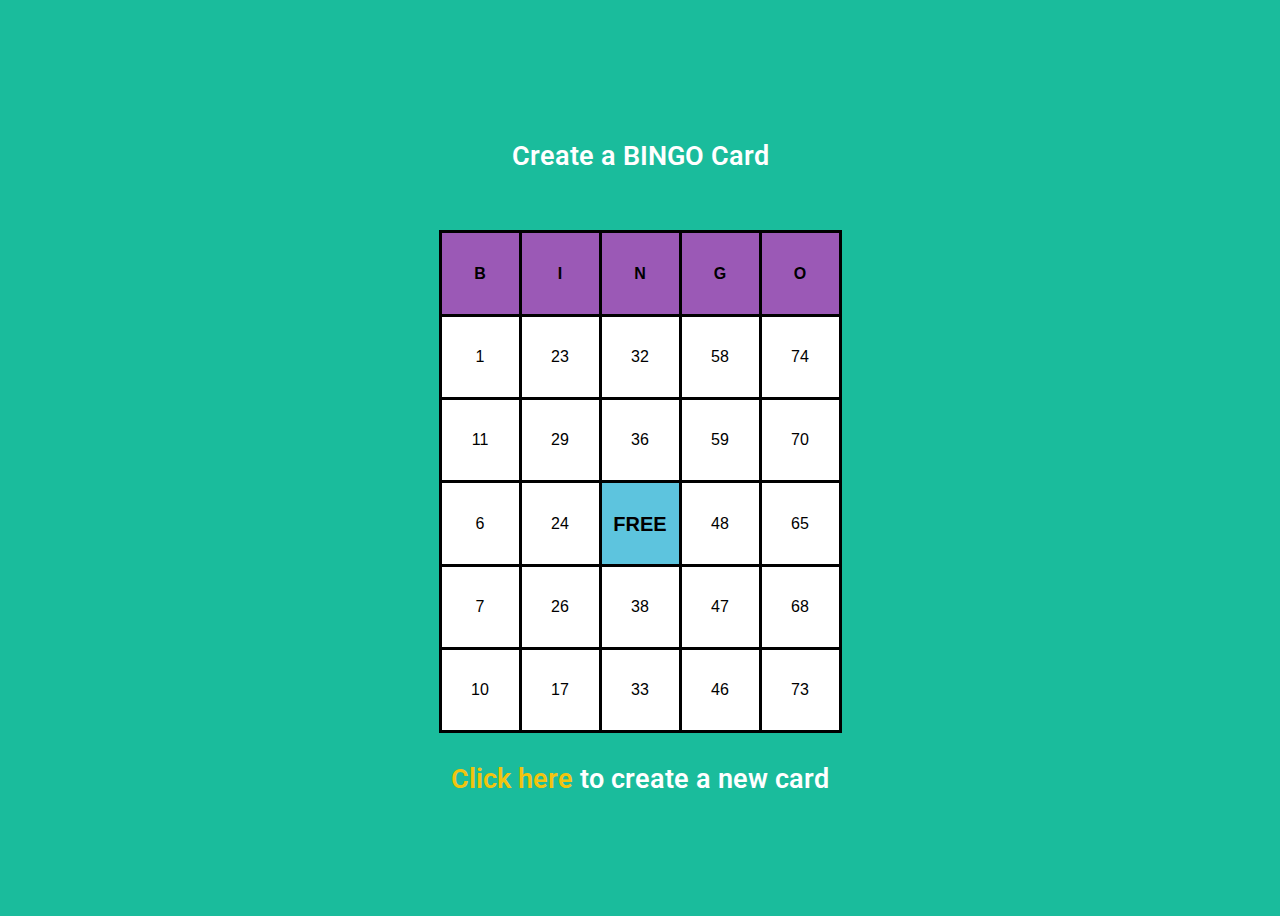
<file: Bingo_Game/index.html>
<!DOCTYPE html>
<html>
<!-- Basic setup thanks to Kori Wade -->
<!-- https://codepen.io/koriwade/pen/BoOqGM -->
	<head>
		<link href='https://fonts.googleapis.com/css?family=Cambay' rel='stylesheet' type='text/css'>
		<link href='https://fonts.googleapis.com/css?family=Roboto:300' rel='stylesheet' type='text/css'>
		<link rel="icon" type="image/x-icon" href="https://icon-library.com/images/536146.png">
		<meta charset="utf-8" />
		<title>Bingo!</title>
		<link rel="stylesheet" href="style.css">
	</head>
	<body onload="newCard()">

			<div id="container">
			<div id="header">
			<h1>Create a BINGO Card</h1>
			<h2 id="wins"></h2>
			</div>
			<div id="content">
				<table id="bingotable">
					<tr>
						<th class="orange">B</th>
						<th class="orange">I</th>
						<th class="orange">N</th>
						<th class="orange">G</th>
						<th class="orange">O</th>
					</tr>
					<tr>
						<td id="square0">&nbsp;</td>
						<td id="square1">&nbsp;</td>
						<td id="square2">&nbsp;</td>
						<td id="square3">&nbsp;</td>
						<td id="square4">&nbsp;</td>
					</tr>
					<tr>
						<td id="square5">&nbsp;</td>
						<td id="square6">&nbsp;</td>
						<td id="square7">&nbsp;</td>
						<td id="square8">&nbsp;</td>
						<td id="square9">&nbsp;</td>
					</tr>
					<tr>
						<td id="square10">&nbsp;</td>
						<td id="square11">&nbsp;</td>
						<td id="squarefree" class="stamped">FREE</td>
						<td id="square12">&nbsp;</td>
						<td id="square13">&nbsp;</td> 	
					</tr>
					<tr>
						<td id="square14">&nbsp;</td>
						<td id="square15">&nbsp;</td>
						<td id="square16">&nbsp;</td>
						<td id="square17">&nbsp;</td>
						<td id="square18">&nbsp;</td>
					</tr>
					<tr>
						<td id="square19">&nbsp;</td>
						<td id="square20">&nbsp;</td>
						<td id="square21">&nbsp;</td>
						<td id="square22">&nbsp;</td>
						<td id="square23">&nbsp;</td>
					</tr>
				</table>
			</div>
			
		<p><a href="#" onclick="anotherCard()">Click here</a> to create a new card</p>

		<script src="board_setup.js"></script>
		<script src="script.js"></script>
	</body>
</html>
</file>
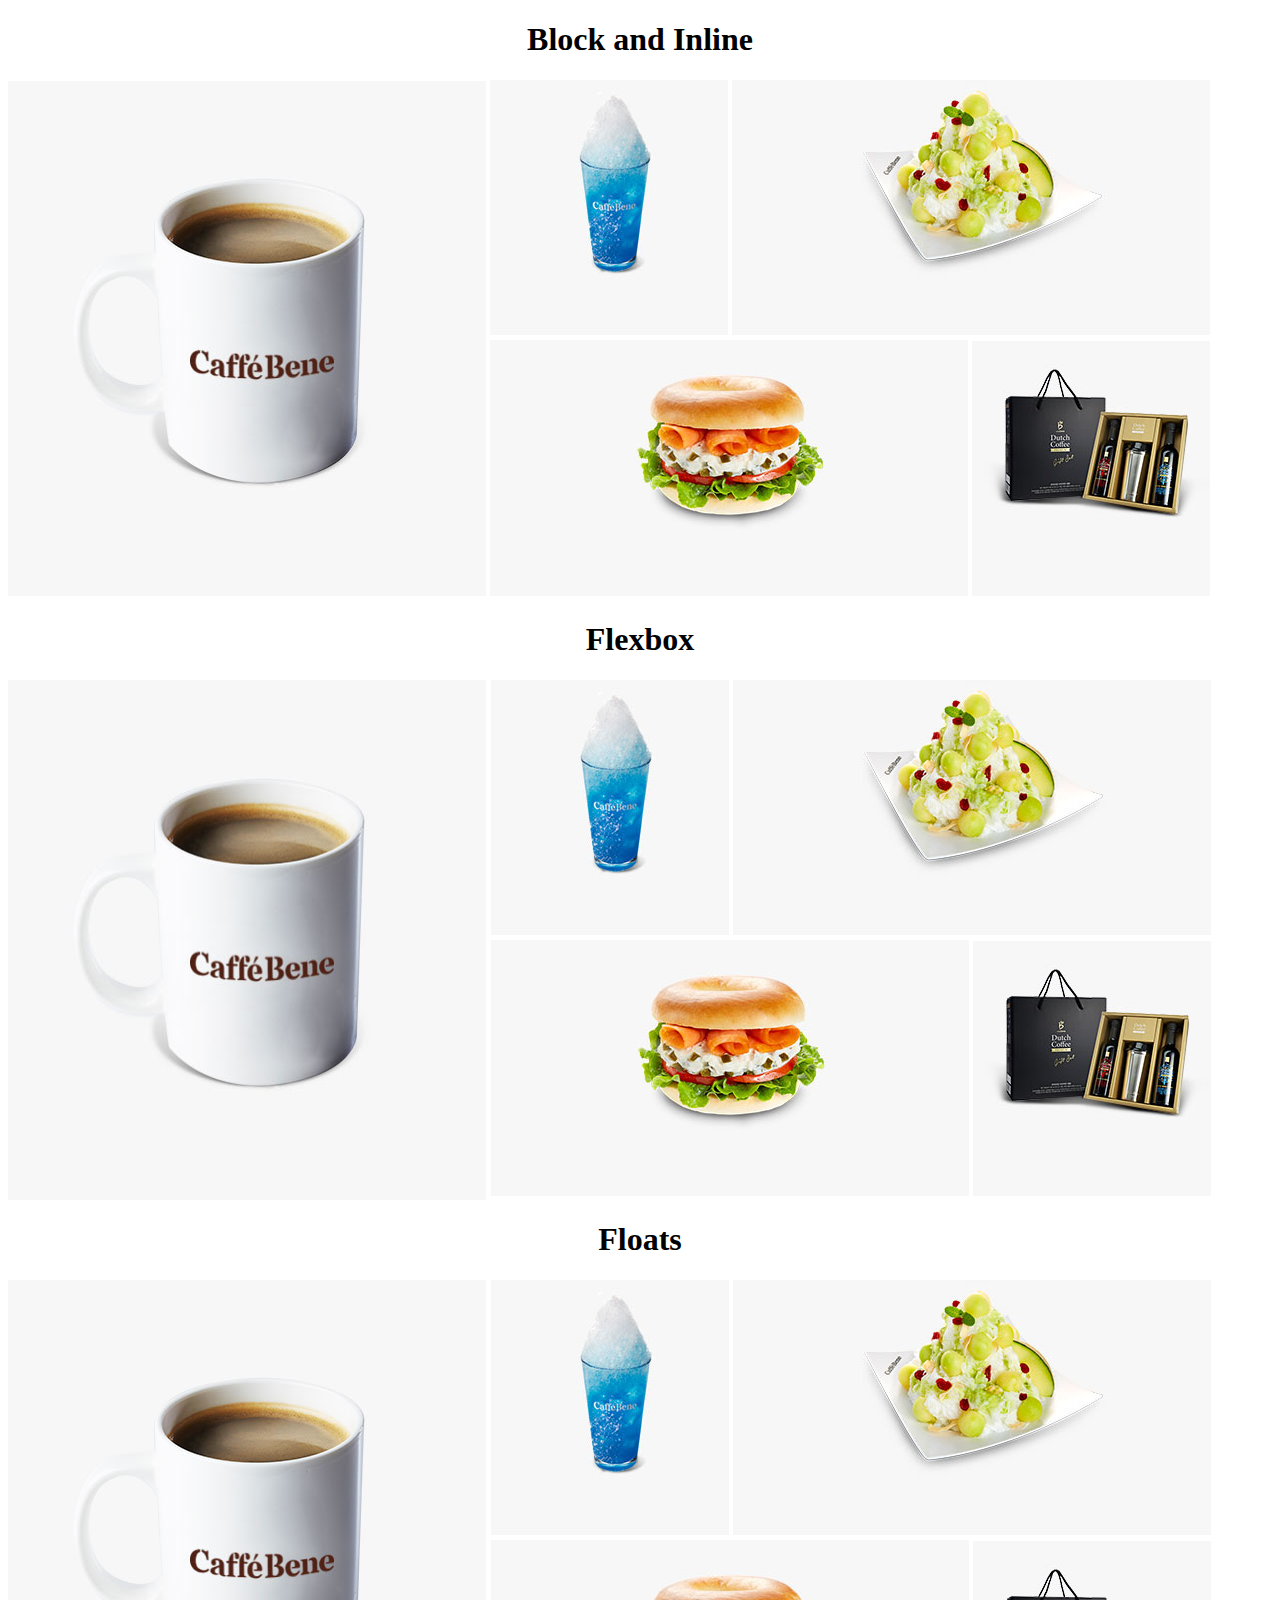
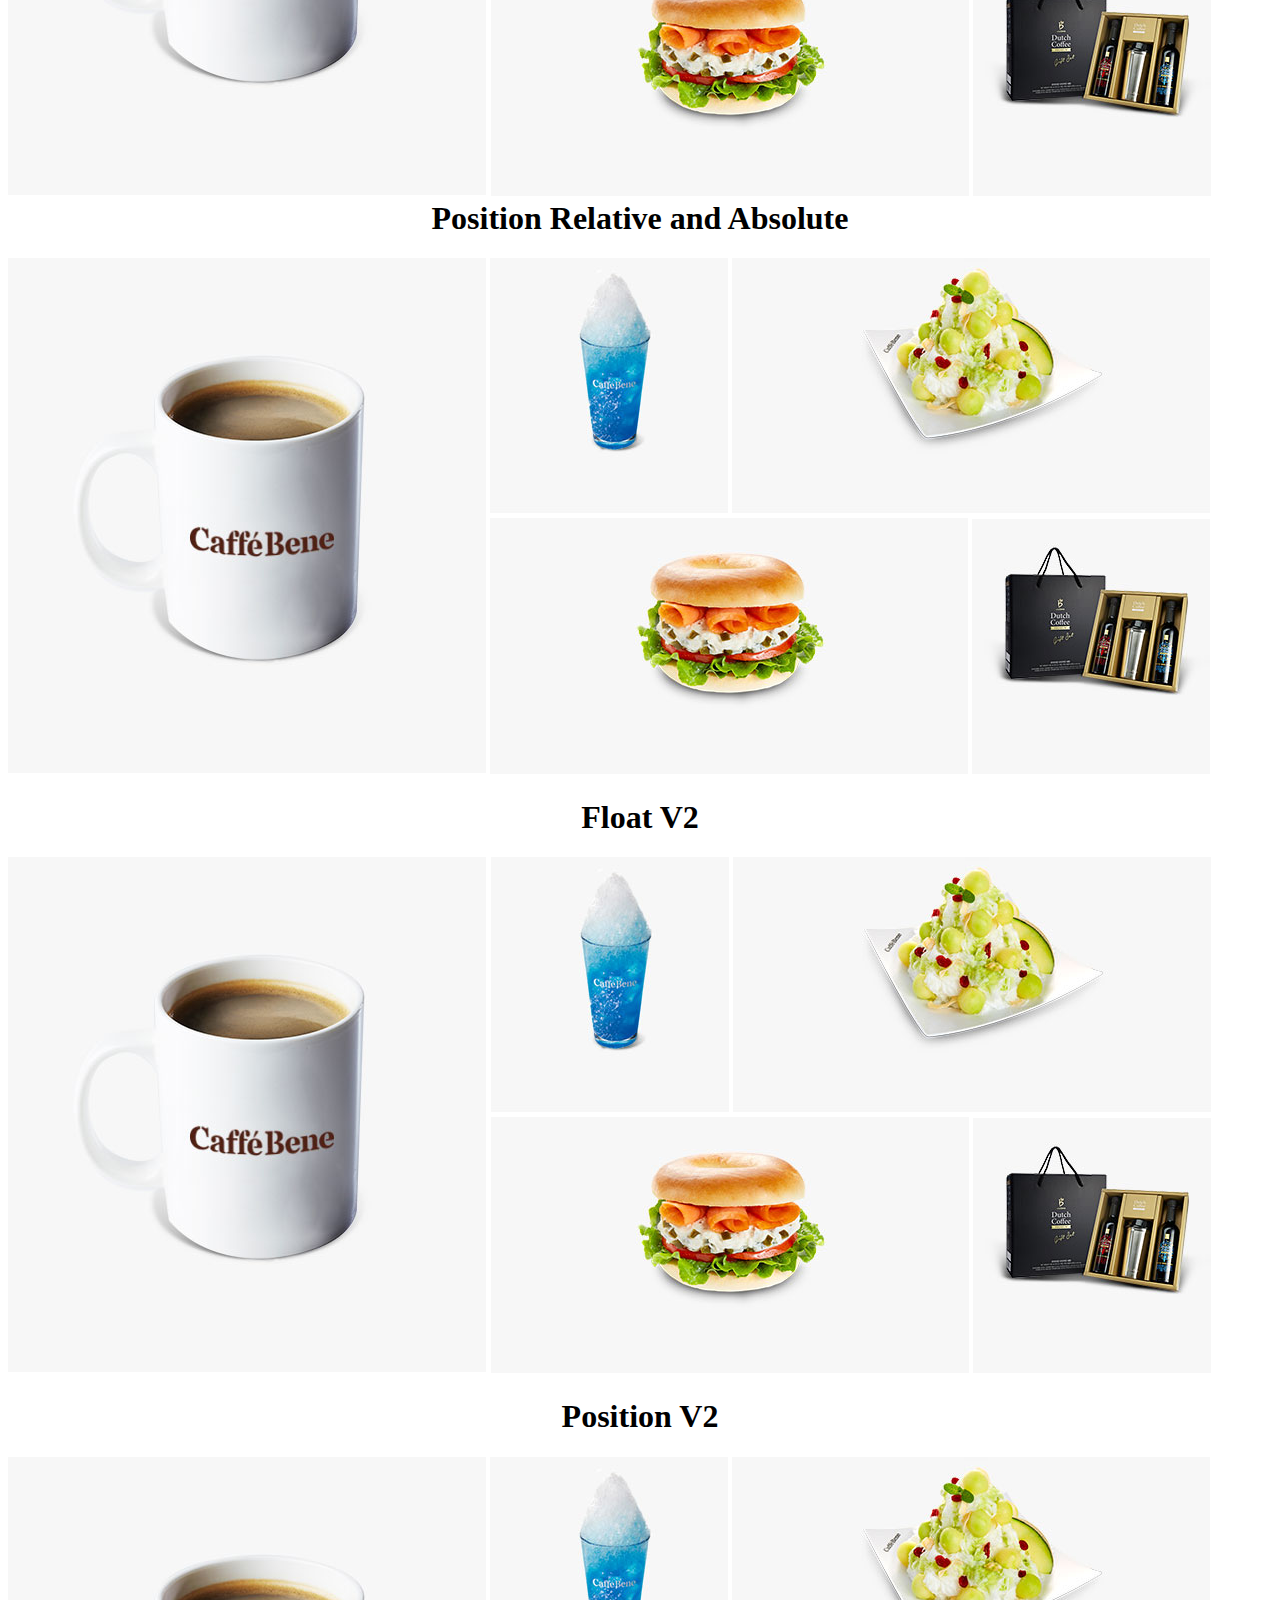
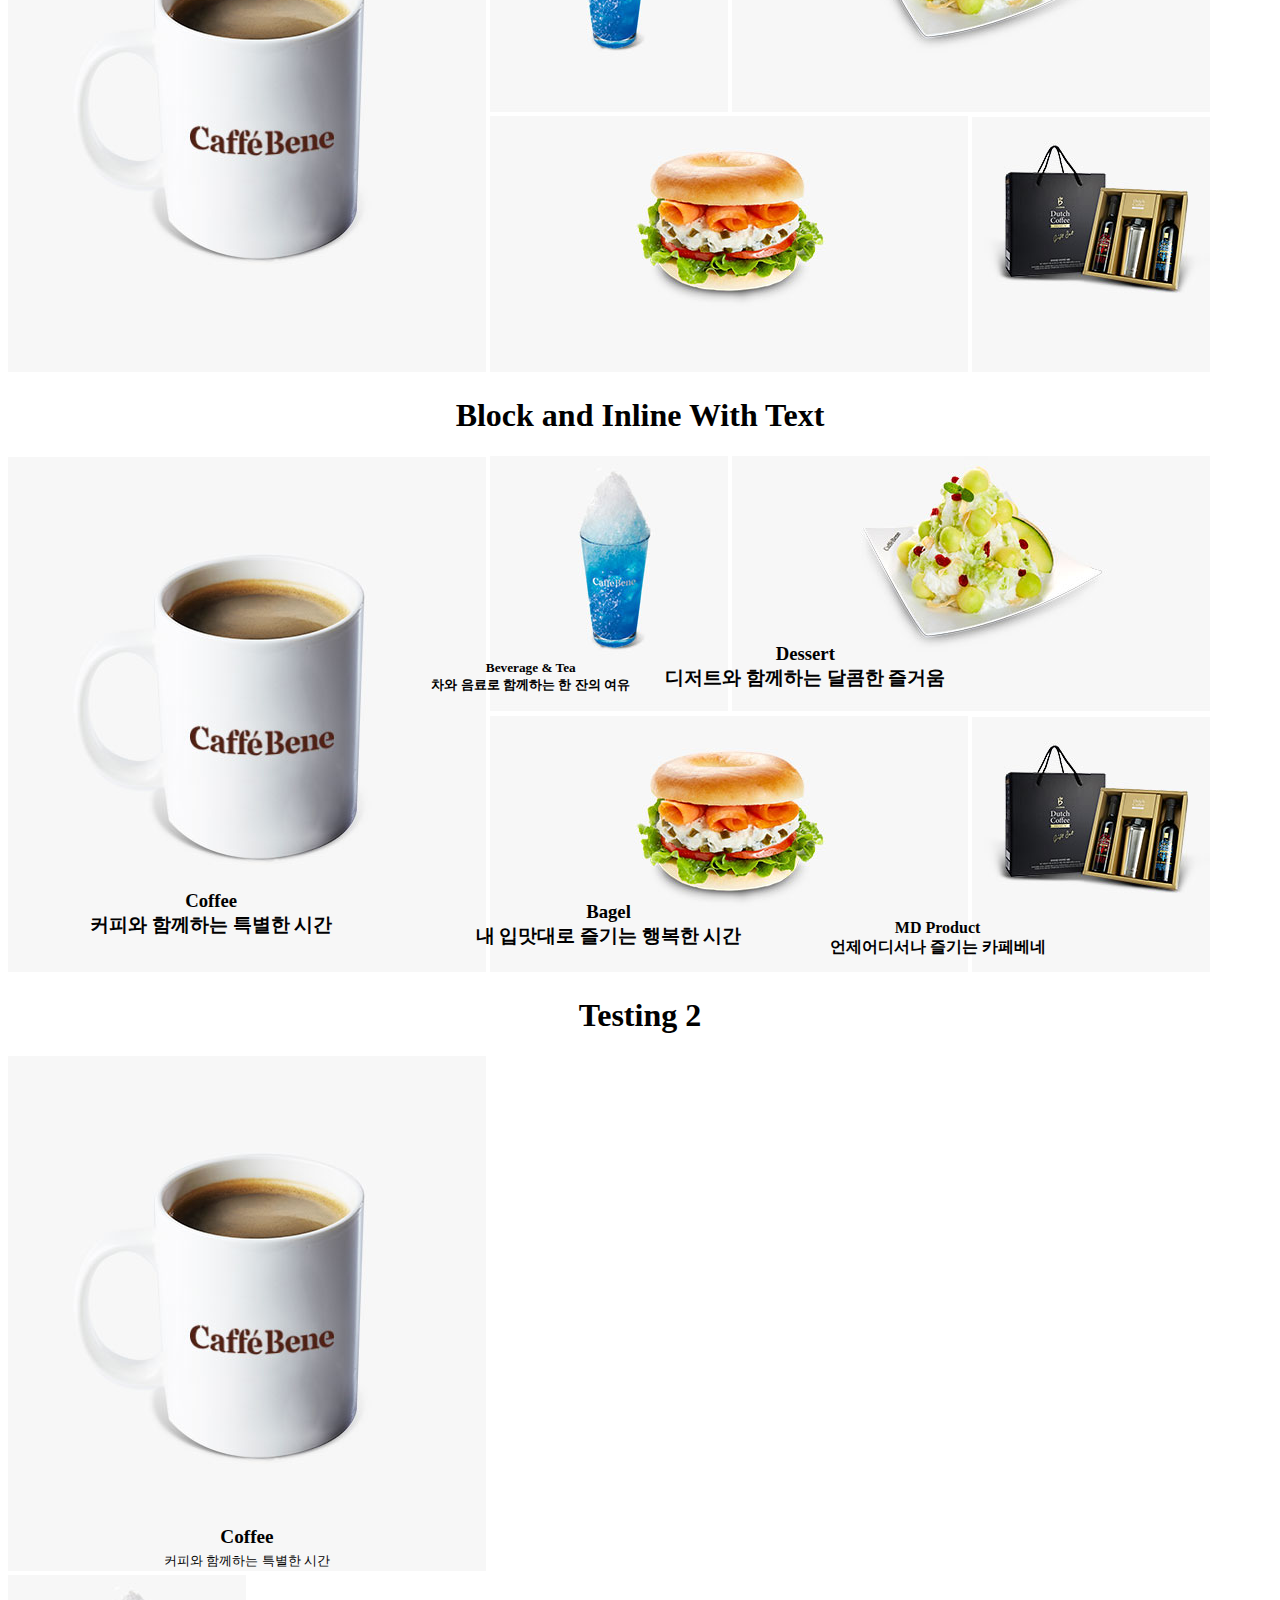
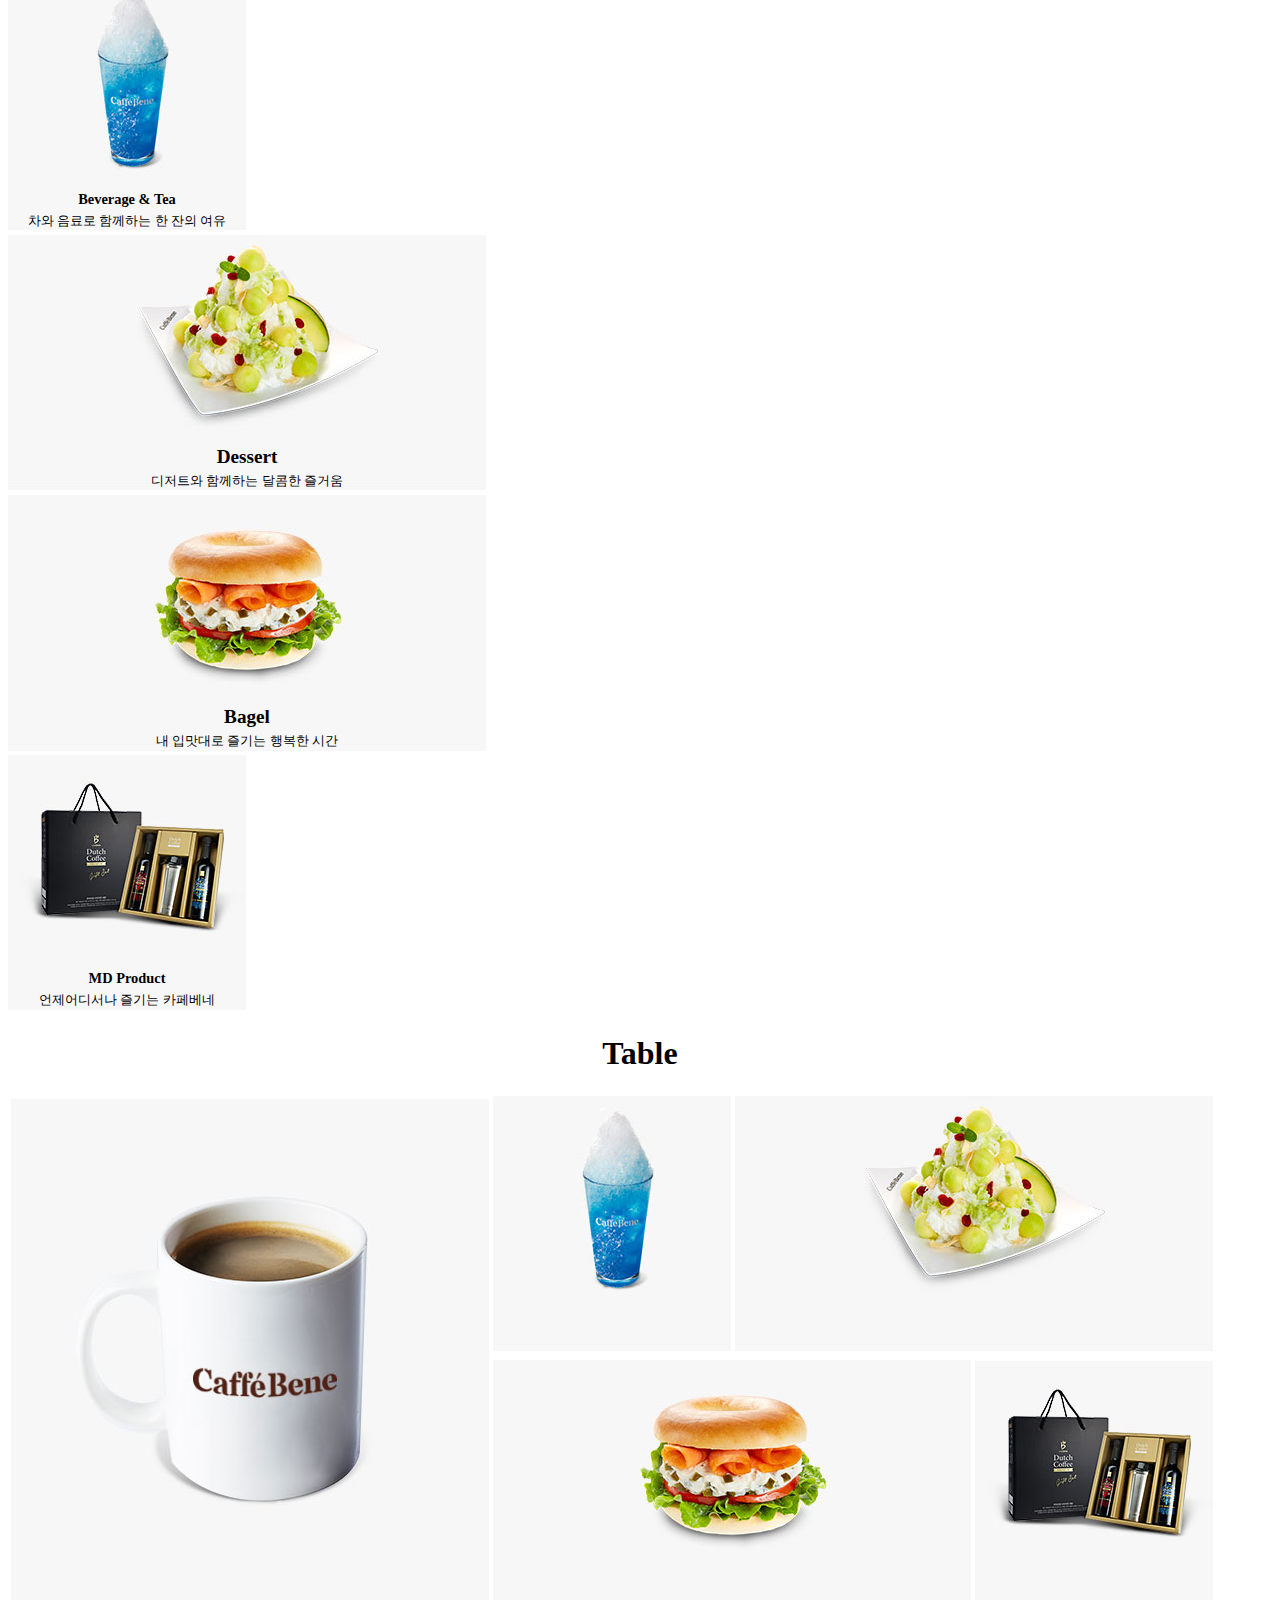
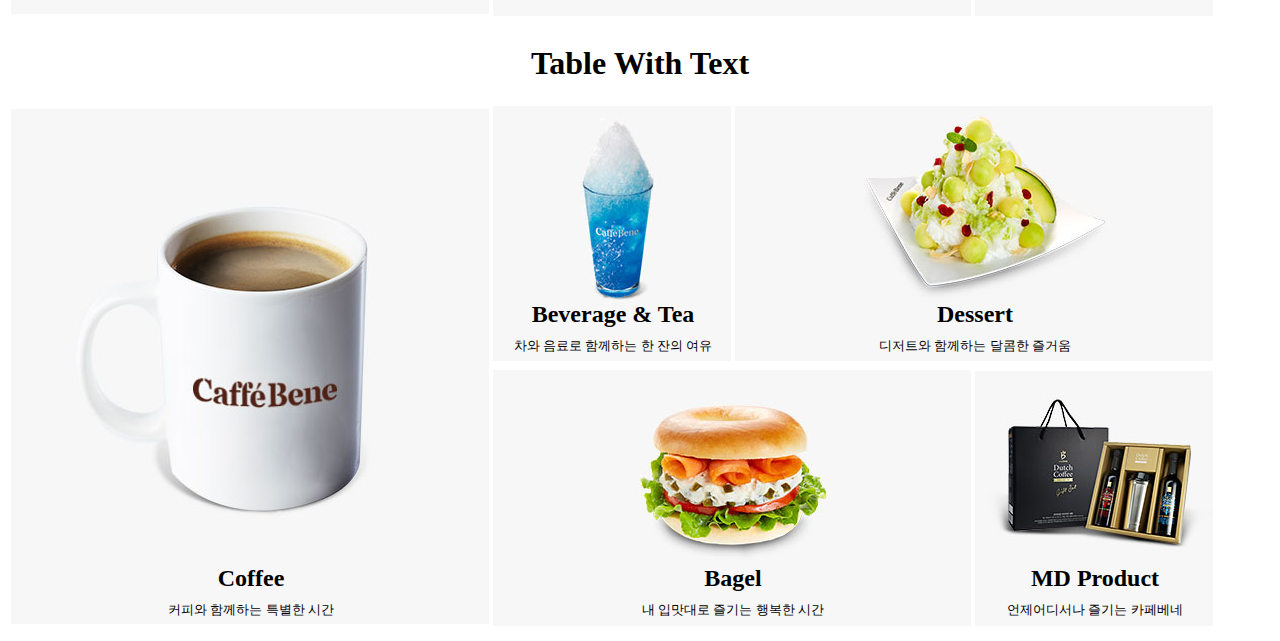
<file: Caffe_Bene/index.html>
<!DOCTYPE html>
<html lang="en">
    <head>
        <meta charset="UTF-8">
        <meta http-equiv="X-UA-Compatible" content="IE=edge">
        <meta name="viewport" content="width=device-width, initial-scale=1.0">
        <link rel="stylesheet" href="style.css">
        <title>Cafe Benne</title>
    </head>
<body>
    <h1>Block and Inline</h1>
    <div id="block-container">
        <img class="coffeeblock" src="./menu_link01.jpg" alt="coffee" title="coffee">
        <div id="aside-container-block">
            <div id="top-row-block">
                <img class="drinkblock" src="./menu_link02.jpg" alt="drink" title="drink">
                <img class="saladblock" src="./menu_link03.jpg" alt="salad" title="salad">
            </div>
            <div id="bottom-row-block">
                <img class="bagelblock" src="./menu_link04.jpg" alt="bagel" title="bagel">
                <img class="giftboxblock" src="./menu_link05.jpg" alt="giftbox" title="giftbox">
            </div>
        </div>
    </div>
    
    <h1>Flexbox</h1>
    <div id="flex-container">
        <img class="coffeeflex" src="./menu_link01.jpg" alt="coffee" title="coffee">
        <div id="aside-container-flex">
            <div id="top-row-flex">
                <img class="drinkflex" src="./menu_link02.jpg" alt="drink" title="drink">
                <img class="saladflex" src="./menu_link03.jpg" alt="salad" title="salad">
            </div>
            <div id="bottom-row-flex">
                <img class="bagelflex" src="./menu_link04.jpg" alt="bagel" title="bagel">
                <img class="giftboxflex" src="./menu_link05.jpg" alt="giftbox" title="giftbox">
            </div>
        </div>
    </div>

    <h1>Floats</h1>
    <div id="float-container">
        <img class="coffeefloat" src="./menu_link01.jpg" alt="coffee" title="coffee">
        <div id="aside-container-float">
            <div id="top-row-float">
                <img class="drinkfloat" src="./menu_link02.jpg" alt="drink" title="drink">
                <img class="saladfloat" src="./menu_link03.jpg" alt="salad" title="salad">
            </div>
            <div id="bottom-row-float">
                <img class="bagelfloat" src="./menu_link04.jpg" alt="bagel" title="bagel">
                <img class="giftboxfloat" src="./menu_link05.jpg" alt="giftbox" title="giftbox">
            </div>
        </div>
    </div>
    
    <h1 id="position-heading">Position Relative and Absolute</h1>
    <div id="position-container">
        <img class="coffeeposition" src="./menu_link01.jpg" alt="coffee" title="coffee">
        <div id="aside-container-position">
            <div id="top-row-position">
                <img class="drinkposition" src="./menu_link02.jpg" alt="drink" title="drink">
                <img class="saladposition" src="./menu_link03.jpg" alt="salad" title="salad">
            </div>
            <div id="bottom-row-position">
                <img class="bagelposition" src="./menu_link04.jpg" alt="bagel" title="bagel">
                <img class="giftboxposition" src="./menu_link05.jpg" alt="giftbox" title="giftbox">
            </div>
        </div>
    </div>

    <h1 id="floatV2-heading">Float V2</h1>
    <div id="floatV2-container">
        <img class="coffeefloatV2" src="./menu_link01.jpg" alt="coffee" title="coffee">
        <img class="drinkfloatV2" src="./menu_link02.jpg" alt="drink" title="drink">
        <img class="saladfloatV2" src="./menu_link03.jpg" alt="salad" title="salad">
        <img class="bagelfloatV2" src="./menu_link04.jpg" alt="bagel" title="bagel">
        <img class="giftboxfloatV2" src="./menu_link05.jpg" alt="giftbox" title="giftbox">
    </div>

    <h1 id="positionV2-heading">Position V2</h1>
    <div id="positionV2-container">
        <img class="coffeepositionV2" src="./menu_link01.jpg" alt="coffee" title="coffee">
        <img class="drinkpositionV2" src="./menu_link02.jpg" alt="drink" title="drink">
        <img class="saladpositionV2" src="./menu_link03.jpg" alt="salad" title="salad">
        <img class="bagelpositionV2" src="./menu_link04.jpg" alt="bagel" title="bagel">
        <img class="giftboxpositionV2" src="./menu_link05.jpg" alt="giftbox" title="giftbox">
    </div>

    <h1>Block and Inline With Text</h1>
    <div id="block-container-text">
        <img class="coffee-block-text" src="./menu_link01.jpg" alt="coffee" title="coffee">
        <h3 class="coffee-text">Coffee <br> 커피와 함께하는 특별한 시간</h3>
        <div id="aside-container-block-text">
            <div id="top-row-block-text">
                <img class="drink-block-text" src="./menu_link02.jpg" alt="drink" title="drink">
                <h5 class="drink-text">Beverage & Tea <br> 차와 음료로 함께하는 한 잔의 여유</h5>
                <img class="salad-block-text" src="./menu_link03.jpg" alt="salad" title="salad">
                <h3 class="salad-text">Dessert <br> 디저트와 함께하는 달콤한 즐거움</h3>
            </div>
            <div id="bottom-row-block-text">
                <img class="bagel-block-text" src="./menu_link04.jpg" alt="bagel" title="bagel">
                <h3 class="bagel-text">Bagel  <br> 내 입맛대로 즐기는 행복한 시간</h3>
                <img class="giftbox-block-text" src="./menu_link05.jpg" alt="giftbox" title="giftbox">
                <h4 class="giftbox-text">MD Product <br> 언제어디서나 즐기는 카페베네</h4>
            </div>
        </div>
    </div>

    <h1>Testing 2</h1>
    <div class="img-container">
            <img src="./menu_link01.jpg" alt="coffee" title="coffee">
            <div class="text-container">
                <h2 class="text-English">Coffee</h2>
                <p class="text-Korean">커피와 함께하는 특별한 시간</p>
            </div>
    </div>
    <div class="img-container">
            <img src="./menu_link02.jpg" alt="drink" title="drink">
            <div class="text-container">
                <h2 class="text-English tea-English">Beverage & Tea</h2>
                <p class="text-Korean tea-Korean">차와 음료로 함께하는 한 잔의 여유</p>
            </div>
    </div>
    <div class="img-container">
            <img src="./menu_link03.jpg" alt="desert" title="desert">
            <div class="text-container">
                <h2 class="text-English">Dessert</h2>
                <p class="text-Korean">디저트와 함께하는 달콤한 즐거움</p>
            </div>
    </div>
    <div class="img-container">
            <img src="./menu_link04.jpg" alt="bagel" title="bagel">
            <div class="text-container">
                <h2 class="text-English">Bagel</h2>
                <p class="text-Korean">내 입맛대로 즐기는 행복한 시간</p>
            </div>
    </div>
    <div class="img-container">
            <img src="./menu_link05.jpg" alt="giftbox" title="giftbox">
            <div class="text-container">
                <h2 class="text-English giftbox-English">MD Product</h2>
                <p class="text-Korean giftbox-Korean">언제어디서나 즐기는 카페베네</p>
            </div>
    </div>

    <h1>Table</h1>
    <table>
        <tr>
            <td rowspan="2"><img src="./menu_link01.jpg" alt="coffee" title="coffee"></td>
            <td class="drink-td"><img src="./menu_link02.jpg" alt="drink" title="drink"></td>
            <td colspan="2"><img src="./menu_link03.jpg" alt="salad" title="salad"></td>
        </tr>
        <tr>
            <td colspan="2"><img src="./menu_link04.jpg" alt="bagel" title="bagel"></td>
            <td><img src="./menu_link05.jpg" alt="giftbox" title="giftbox"></td>
        </tr>
    </table>

    <h1>Table With Text</h1>
    <table>
        <tr>
            <td rowspan="2">
                <div class="container">
                    <div class="img-container">
                        <img src="./menu_link01.jpg" alt="coffee" title="coffee">
                    </div>
                    <div class="text-container">
                        <h1>Coffee</h1>
                        <p>커피와 함께하는 특별한 시간</p>
                    </div>
                </div>
            </td>
            <td class="drink-td">
                <img src="./menu_link02.jpg" alt="drink" title="drink">
                <div class="text-container">
                    <h1>Beverage & Tea</h1>
                    <p>차와 음료로 함께하는 한 잔의 여유</p>
                </div>
            </td>
            <td colspan="2">
                <div class="container">
                    <div class="img-container">
                        <img src="./menu_link03.jpg" alt="desert" title="desert">
                    </div>
                    <div class="text-container">
                        <h1>Dessert</h1>
                        <p>디저트와 함께하는 달콤한 즐거움</p>
                    </div>
                </div>
            </td>
        </tr>
        <tr>
            <td colspan="2">
                <div class="container">
                    <div class="img-container">
                        <img src="./menu_link04.jpg" alt="bagel" title="bagel">
                    </div>
                    <div class="text-container">
                        <h1>Bagel</h1>
                        <p>내 입맛대로 즐기는 행복한 시간</p>
                    </div>
                </div>
            </td>
            <td>
                <div class="container">
                    <div class="img-container">
                        <img src="./menu_link05.jpg" alt="giftbox" title="giftbox">
                    </div>
                    <div class="text-container">
                        <h1>MD Product</h1>
                        <p>언제어디서나 즐기는 카페베네</p>
                    </div>
                </div>
                
            </td>
        </tr>
    </table>
</body>
</html>
</file>
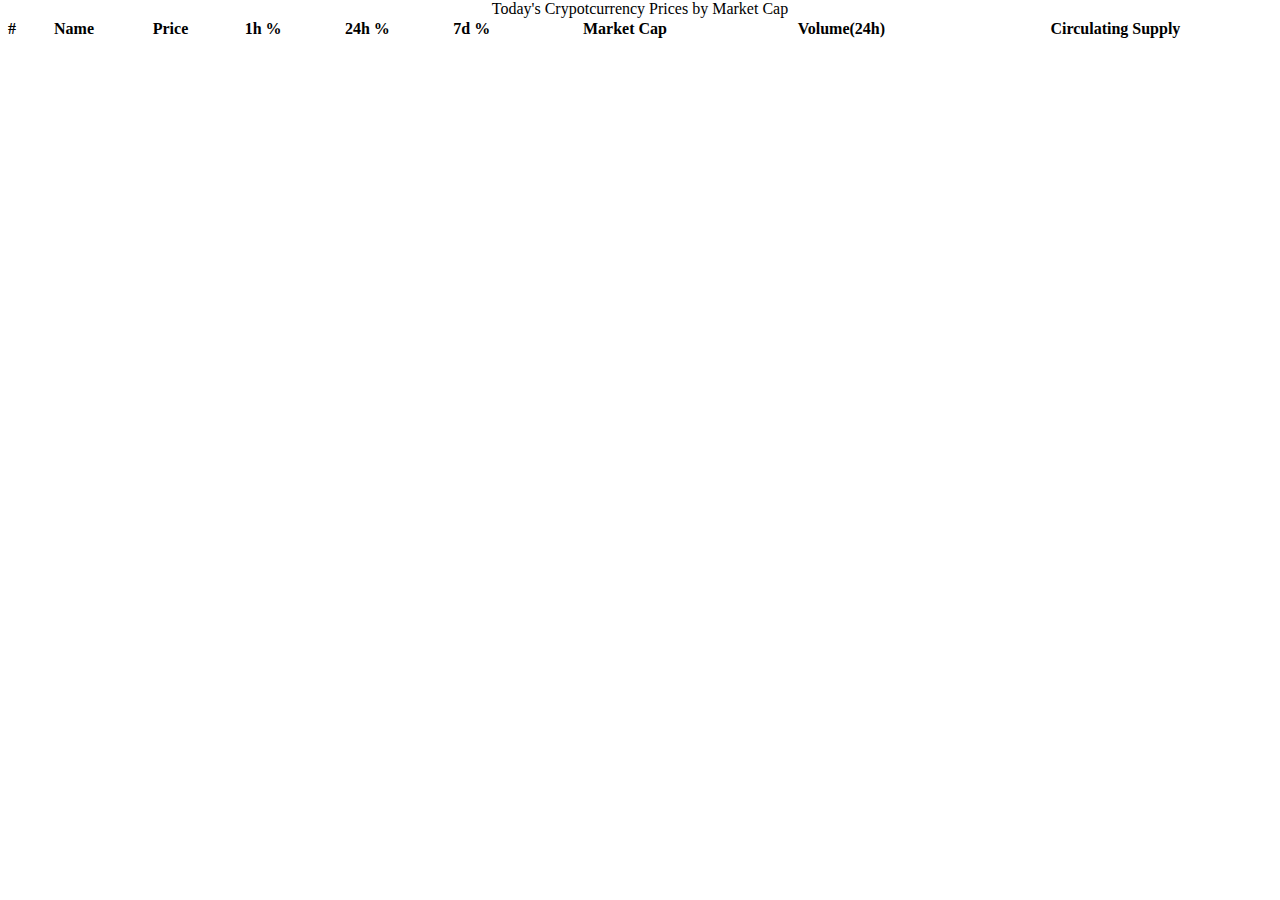
<file: Crypto_Prices/index.html>
<!DOCTYPE html>
<html lang="en">
	<head>
		<meta charset="UTF-8" />
		<meta http-equiv="X-UA-Compatible" content="IE=edge" />
		<meta name="viewport" content="width=device-width, initial-scale=1.0" />
		<link rel="stylesheet" href="style.css" />
		<script defer src="./script.js"></script>
		<title>Crypto Prices</title>
	</head>
	<body>
		<table>
            <caption>Today's Crypotcurrency Prices by Market Cap</caption>
			<thead>
				<th id="rank">#</th>
				<th id="name">Name</th>
				<th id="price_usd">Price</th>
				<th id="percent_change_1h">1h %</th>
				<th id="percent_change_24h">24h %</th>
				<th id="percent_change_7d">7d %</th>
				<th id="market_cap_usd">Market Cap</th>
				<th id="volume24">Volume(24h)</th>
				<th id="csupply">Circulating Supply</th>
			</thead>
            <tbody></tbody>
		</table>
	</body>
</html>
</file>
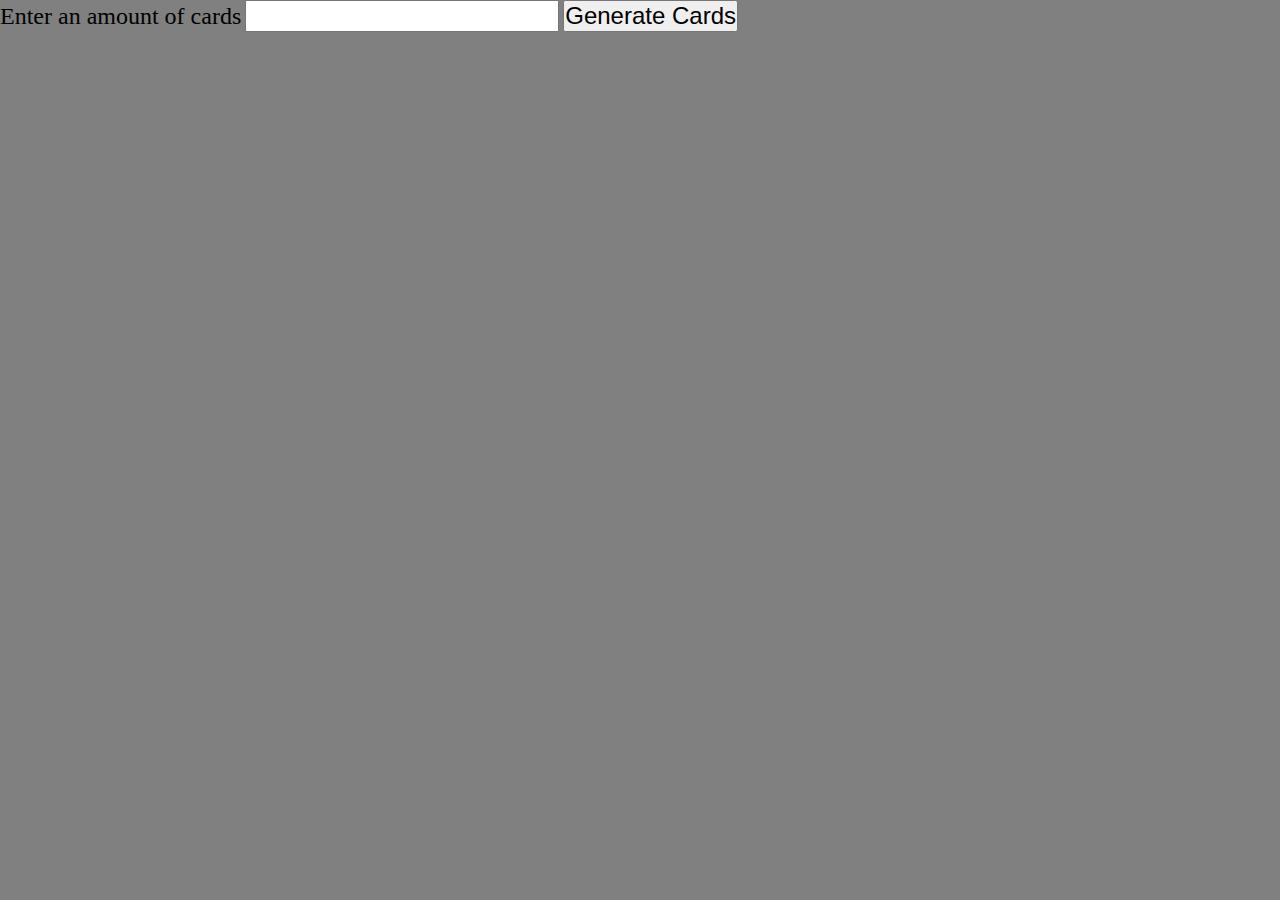
<file: Flip_Card_Game/index.html>
<!DOCTYPE html>
<html lang="en">
	<head>
		<meta charset="UTF-8" />
		<meta http-equiv="X-UA-Compatible" content="IE=edge" />
		<meta name="viewport" content="width=device-width, initial-scale=1.0" />
        <link rel="stylesheet" href="style.css">
        <script defer src="./script.js"></script>
		<title>Flip Card Game</title>
	</head>
	<body>
		<label for="numberOfCards">Enter an amount of cards</label>
		<input type="number" name="numberOfCards" id="numberOfCards" />
		<button id="cardGenerator">Generate Cards</button>
        <div id="cardContainer"></div>
	</body>
</html>
</file>
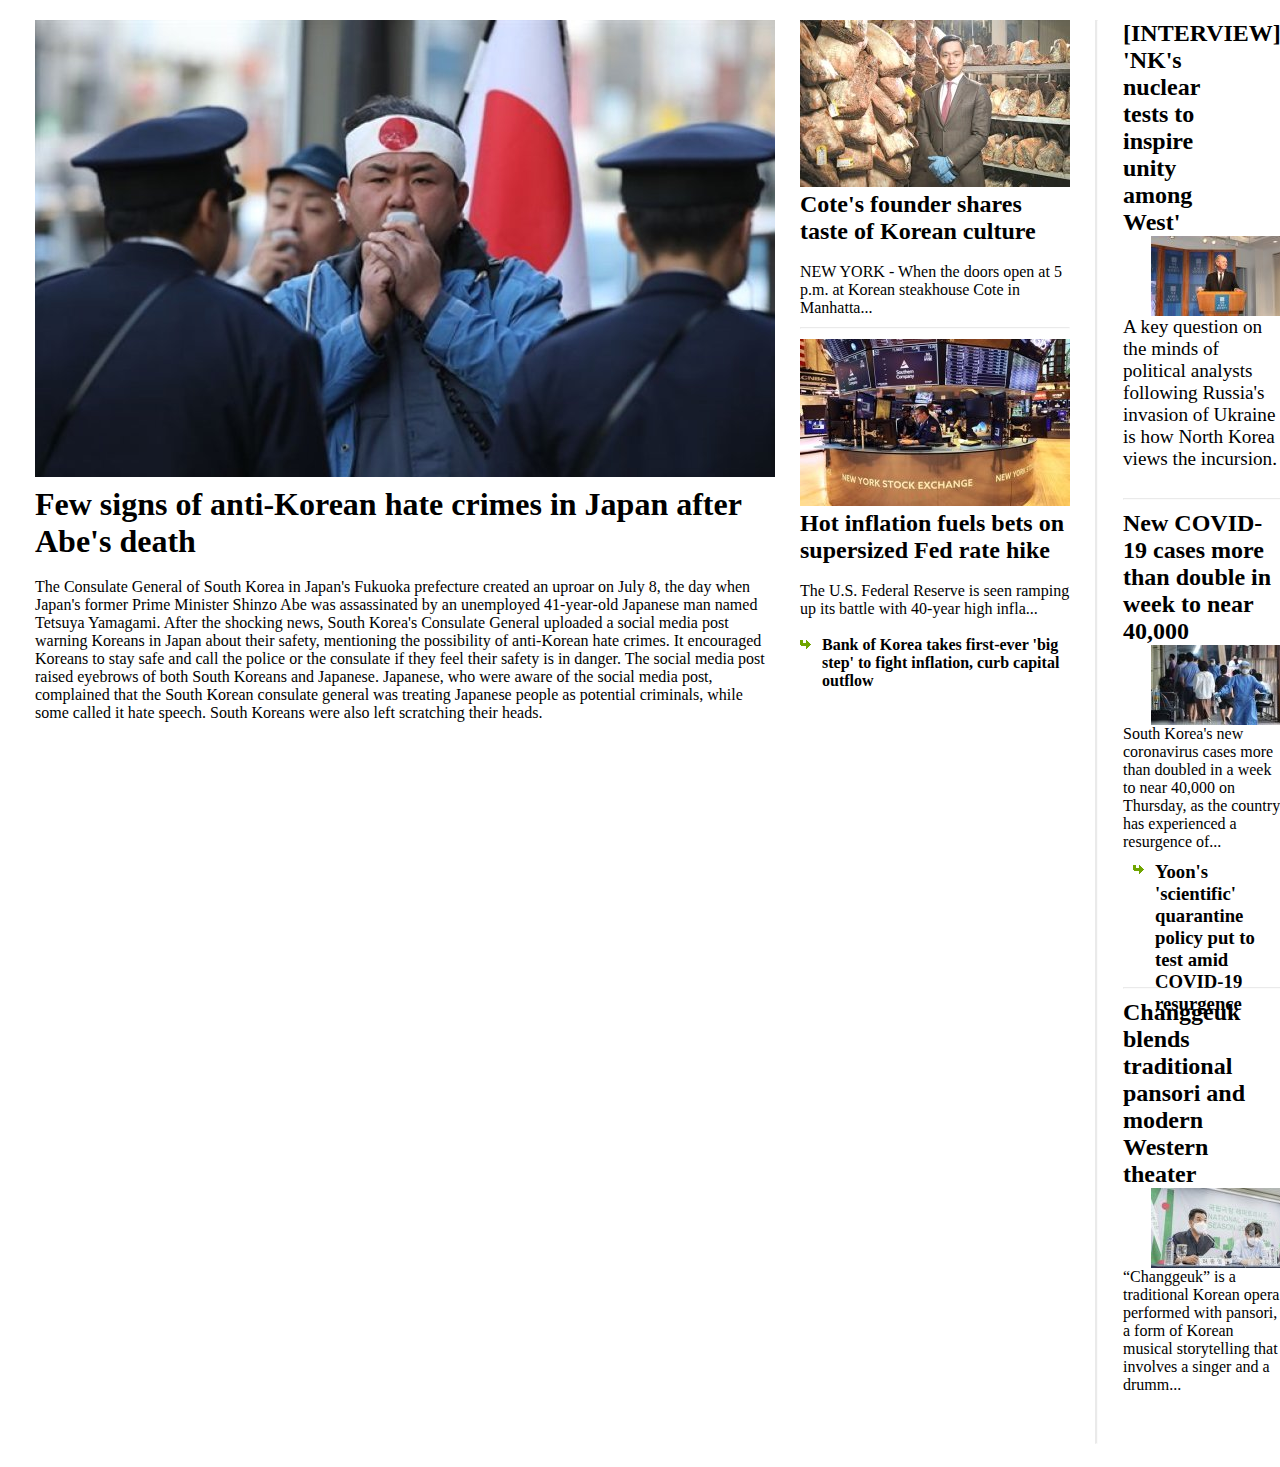
<file: Korea_Times/index.html>
<!DOCTYPE html>
<html lang="en">
<head>
    <meta charset="UTF-8">
    <meta http-equiv="X-UA-Compatible" content="IE=edge">
    <meta name="viewport" content="width=device-width, initial-scale=1.0">
    <link rel="stylesheet" href="style.css">
    <title>The Korea Times - Home</title>
</head>
<body>
    <div id="main">
        <div id="left">
            <img src="./images/main left.jpg" alt="left" title="left">
            <br>
            <h1 id="left-heading"><a href="https://www.koreatimes.co.kr/www/nation/2022/07/120_332706.html">Few signs of anti-Korean hate crimes in Japan after Abe's death</a></h1>
            <br>
            <p id="left-text"><a href="https://www.koreatimes.co.kr/www/nation/2022/07/120_332706.html">The Consulate General of South Korea in Japan's Fukuoka prefecture created an uproar on July 8, the day when Japan's former Prime Minister Shinzo Abe was assassinated by an unemployed 41-year-old Japanese man named Tetsuya Yamagami. After the shocking news, South Korea's Consulate General uploaded a social media post warning Koreans in Japan about their safety, mentioning the possibility of anti-Korean hate crimes. It encouraged Koreans to stay safe and call the police or the consulate if they feel their safety is in danger. The social media post raised eyebrows of both South Koreans and Japanese. Japanese, who were aware of the social media post, complained that the South Korean consulate general was treating Japanese people as potential criminals, while some called it hate speech. South Koreans were also left scratching their heads.</a></p>
        </div>
        <div id="middle">
            <div id="middle-top">
                <img src="./images/middle top.jpg" alt="middle-top" title="middle-top">
                <br>
                <h2 id="middle-top-heading"><a href="https://www.koreatimes.co.kr/www/culture/2022/07/141_332687.html">Cote's founder shares taste of Korean culture</a></h2>
                <br>
                <p id="middle-top-text"><a href="https://www.koreatimes.co.kr/www/culture/2022/07/141_332687.html">NEW YORK - When the doors open at 5 p.m. at Korean steakhouse Cote in Manhatta...</a></p>
            </div>
            <hr class="horizontal-hr">
            <div id="middle-bottom">
                <img src="./images/middle bottom.jpg" alt="middle-bottom" title="middle-bottom">
                <h2 id="middle-bottom-heading"><a href="https://www.koreatimes.co.kr/www/world/2022/07/501_332707.html">Hot inflation fuels bets on supersized Fed rate hike</a></h2>
                <br>
                <p id="middle-bottom-text"><a href="https://www.koreatimes.co.kr/www/world/2022/07/501_332707.html">The U.S. Federal Reserve is seen ramping up its battle with 40-year high infla...</a></p>
                <br>
                <div id="middle-bottom-offset-container">
                    <img id="middle-bottom-arrow" src="./images/ic_re.png" alt="arrow" title="arrow">
                    <h2 id="middle-bottom-offset"><a href="https://www.koreatimes.co.kr/www/biz/2022/07/175_332679.html">Bank of Korea takes first-ever 'big step' to fight inflation, curb capital outflow</a></h2>
                </div>
            </div>
        </div>
        <hr id="long-hr">
        <div id="right">
            <div id="right-top">
                <h2 id="right-top-heading"><a href="https://www.koreatimes.co.kr/www/nation/2022/07/356_332704.html">[INTERVIEW] 'NK's nuclear tests to inspire unity among West'</a></h2>
                <img class="right-imgs" src="./images/right top.jpg" alt="right-top" title="right-top">
                <p id="right-top-text"><a href="https://www.koreatimes.co.kr/www/nation/2022/07/356_332704.html">A key question on the minds of political analysts following Russia's invasion of Ukraine is how North Korea views the incursion.</a></p>
            </div>
            <hr class="horizontal-hr">
            <div id="right-middle">
                <h2 id="right-middle-heading"><a href="https://www.koreatimes.co.kr/www/nation/2022/07/119_332717.html">New COVID-19 cases more than double in week to near 40,000</a></h2>
                <img class="right-imgs" src="./images/right middle.jpg" alt="right-middle" title="right-middle">
                <p id="right-middle-text"><a href="https://www.koreatimes.co.kr/www/nation/2022/07/119_332717.html">South Korea's new coronavirus cases more than doubled in a week to near 40,000 on Thursday, as the country has experienced a resurgence of...</a></p>
                <div id="right-middle-offset-container">
                    <img id="right-middle-arrow" src="./images/ic_re.png" alt="arrow" title="arrow">
                    <h3 id="right-middle-offset"><a href="https://www.koreatimes.co.kr/www/nation/2022/07/119_332676.html">Yoon's 'scientific' quarantine policy put to test amid COVID-19 resurgence</a></h3>
                </div>
            </div>
            <hr class="horizontal-hr">
            <div id="right-bottom">
                <h2><a href="https://www.koreatimes.co.kr/www/art/2022/07/690_332695.html">Changgeuk blends traditional pansori and modern Western theater</a></h2>
                <img class="right-imgs" src="./images/right bottom.jpg" alt="right-bottom" title="right-bottom">
                <p><a href="https://www.koreatimes.co.kr/www/art/2022/07/690_332695.html">“Changgeuk” is a traditional Korean opera performed with pansori, a form of Korean musical storytelling that involves a singer and a drumm...</a></p>
            </div>
        </div>
    </div>
</body>
</html>
</file>
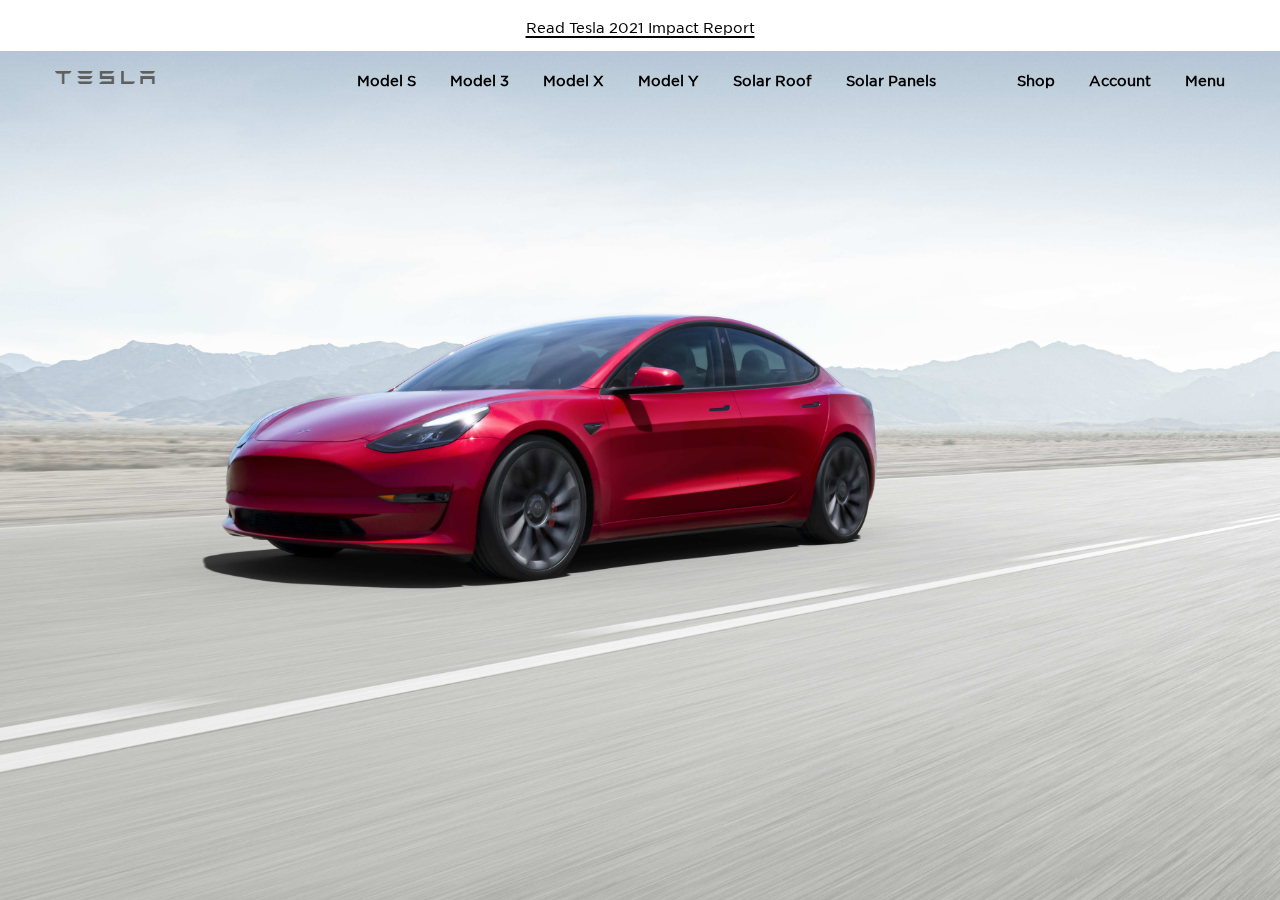
<file: Tesla_Site_Clone/index.html>
<!DOCTYPE html>
<html lang="en">
<head>
    <meta charset="UTF-8">
    <meta http-equiv="X-UA-Compatible" content="IE=edge">
    <meta name="viewport" content="width=device-width, initial-scale=1.0">
    <link rel="stylesheet" href="style.css">
    <title>Electric Cars, Solar & Clean Energy | Tesla</title>
    <link rel="shortcut icon" href="./images/favicon.ico" type="image/x-icon">
</head>

    <body>
        <header>
            <div id="header-text">
                <p ><a href="https://www.tesla.com/impact" class="text-with-links header-text">Read Tesla 2021 Impact Report</a></p>
            </div>
            <nav id="nav">
                <div id="logo-name-container">
                    <a href="https://tesla.com"><img src="./images/tesla_logo.png" alt="tesla_logo" title="tesla_logo" id="nav-logo"></a>
                </div>
                <div id="productType-nav-container">
                    <ul class="fixed-nav nav-spacing">
                        <li><a href="https://www.tesla.com/models"><h4>Model S</h4></a></li>
                        <li><a href="https://www.tesla.com/model3"><h4>Model 3</h4></a></li>
                        <li><a href="https://www.tesla.com/modelx"><h4>Model X</h4></a></li>
                        <li><a href="https://www.tesla.com/modely"><h4>Model Y</h4></a></li>
                        <li><a href="https://www.tesla.com/solarroof"><h4>Solar Roof</h4></a></li>
                        <li><a href="https://www.tesla.com/solarpanels"><h4>Solar Panels</h4></a></li>
                    </ul>
                </div>
                <nav id="actions-nav-container">
                    <ul class="fixed-nav">
                        <li><a href="https://www.shop.tesla.com"><h4>Shop</h4></a></li>
                        <li><a href="https://www/tesla.com/teslaaccount"><h4>Account</h4></a></li>
                        <li id="nav-menu"><h4>Menu</h4></li>
                        <nav id="side-menu">

                            <!-- <div id="blur-background"></div> -->
                                <ul>
                                    <li><a href="https://www.tesla.com/inventory/new/m3">Existing Inventory</a></li>
                                    <li><a href="https://www.tesla.com/inventory/used/m3">Used Inventory</a></li>
                                    <li><a href="https://www.tesla.com/tradein">Trade-In</a></li>
                                    <li><a href="https://www.tesla.com/drive">Test Drive</a></li>
                                    <li><a href="https://www.tesla.com/insurance">Insurance</a></li>
                                    <li><a href="https://www.tesla.com/cybertruck">Cybertruck</a></li>
                                    <li><a href="https://www.tesla.com/roadster">Roadster</a></li>
                                    <li><a href="https://www.tesla.com/semi">Semi</a></li>
                                    <li><a href="https://www.tesla.com/charging">Charging</a></li>
                                    <li><a href="https://www.tesla.com/powerwall">Powerwall</a></li>
                                    <li><a href="https://www.tesla.com/commercial">Commercial Energy</a></li>
                                    <li><a href="https://www.tesla.com/utilities">Utilities</a></li>
                                    <li><a href="https://www.tesla.com/findus">Find Us</a></li>
                                    <li><a href="https://www.tesla.com/support">Support</a></li>
                                    <li><a href="https://ir.tesla.com/">Investor Relations</a></li>
                                    <li><img src="./images/Globe_icon.svg.png" alt="globe" title="globe" id="globe"><p id="language">United States <br> <span>English</span></p></li>
                                </ul>
                        </nav>
                    </ul>
                </nav>
            </nav>
        </header>
        <main>
            <div id="model3-main" class="snap product-img-size">
                <div id="model3-hero" class="hero">
                    <h1 id="model3-hero-heading">Model 3</h1>
                    <p id="model3-hero-text" class="hero-text">Order Online for <a href="https://www.tesla.com/support/taking-delivery?redirect=no" class="text-with-links">Touchless Delivery</a></p>
                </div>
                <div class="buttons">
                    <p id="model3-button-left" class="dkgray"><a href="https://www.tesla.com/model3/design">CUSTOM ORDER</a></p>
                    <p id="model3-button-right" class="ltgray"><a href="https://www.tesla.com/inventory/new/m3">EXISTING INVENTORY</a></p> 
                </div>
                <a href="#modely-main"><div id="snap-arrow"></div></a>
            </div>

            <div id="modely-main" class="snap product-img-size">
                <div id="modely-hero" class="hero">
                    <h1>Model Y</h1>
                    <p class="hero-text">Order Online for <a href="https://www.tesla.com/support/taking-delivery?redirect=no" class="text-with-links">Touchless Delivery</a></p>
                </div>
                <div class="buttons">
                    <p class="dkgray"><a href="https://www.tesla.com/modely/design">CUSTOM ORDER</a></p>
                    <p class="ltgray"><a href="https://www.tesla.com/inventory/new/my">EXISTING INVENTORY</a></p> 
                </div>
            </div>

            <div id="models-main" class="snap product-img-size">
                <div id="models-hero" class="hero">
                    <h1>Model S</h1>
                    <p class="hero-text">Order Online for <a href="https://www.tesla.com/support/taking-delivery?redirect=no" class="text-with-links">Touchless Delivery</a></p>
                </div>
                <div class="buttons">
                    <p class="dkgray"><a href="https://www.tesla.com/models/design">CUSTOM ORDER</a></p>
                    <p class="ltgray"><a href="https://www.tesla.com/inventory/new/ms">EXISTING INVENTORY</a></p> 
                </div>
            </div>

            <div id="modelx-main" class="snap product-img-size">
                <div id="modelx-hero" class="hero">
                    <h1>Model X</h1>
                    <p class="hero-text">Order Online for <a href="https://www.tesla.com/support/taking-delivery?redirect=no" class="text-with-links">Touchless Delivery</a></p>
                </div>
                <div class="buttons">
                    <p class="dkgray"><a href="https://www.tesla.com/modelx/design">CUSTOM ORDER</a></p>
                    <p class="ltgray"><a href="https://www.tesla.com/inventory/new/mx">EXISTING INVENTORY</a></p> 
                </div>
            </div>

            <div id="solar-panels-main" class="snap product-img-size">
                <div id="solar-panels-hero" class="hero">
                    <h1>Solar Panels</h1>
                    <p class="hero-text">Lowest Cost Solar Panels In America</p>
                </div>
                <div class="buttons">
                    <p class="dkgray"><a href="https://www.tesla.com/energy/design">ORDER NOW</a></p>
                    <p class="ltgray"><a href="https://www.tesla.com/solarpanels">LEARN MORE</a></p> 
                </div>
            </div>
            <div id="solar-roofs-main" class="snap product-img-size">
                <div id="solar-roofs-hero" class="hero">
                    <h1>Solar Roof</h1>
                    <p class="hero-text">Produce Clean Energy From Your Roof</p>
                </div>
                <div class="buttons">
                    <p class="dkgray"><a href="https://www.tesla.com/solarroof/design">ORDER NOW</a></p>
                    <p class="ltgray"><a href="https://www.tesla.com/solarroof">LEARN MORE</a></p> 
                </div>
            </div>
            <div id="accessories-main" class="snap product-img-size">
                <div id="accessories-hero" class="hero">
                    <h1>Accessories</h1>
                </div>
                <div class="buttons-accessories">
                    <p class="black"><a href="https://www.tesla.com/shop?tesref=true">SHOP NOW</a></p>
                </div>

            <!-- ---------FOOTER--------- -->

                <footer>
                    <ul>
                        <li><a href="https://www.tesla.com/about">Tesla © 2022</a></li>
                        <li><a href="https://www.tesla.com/legal">Privacy & Legal</a></li>
                        <li><a href="https://www.tesla.com/vin-recall-search">Vehicle Recalls</a></li>
                        <li><a href="https://www.tesla.com/contact">Contact</a></li>
                        <li><a href="https://www.tesla.com/careers">Careers</a></li>
                        <li><a href="https://www.tesla.com/blog">News</a></li>
                        <li><a href="https://engage.tesla.com/">Engage</a></li>
                        <li><a href="https://www.tesla.com/findus/list">Locations</a></li>
                    </ul>
                </footer>
            </div>
        </main>
    </body>
</html>
</file>
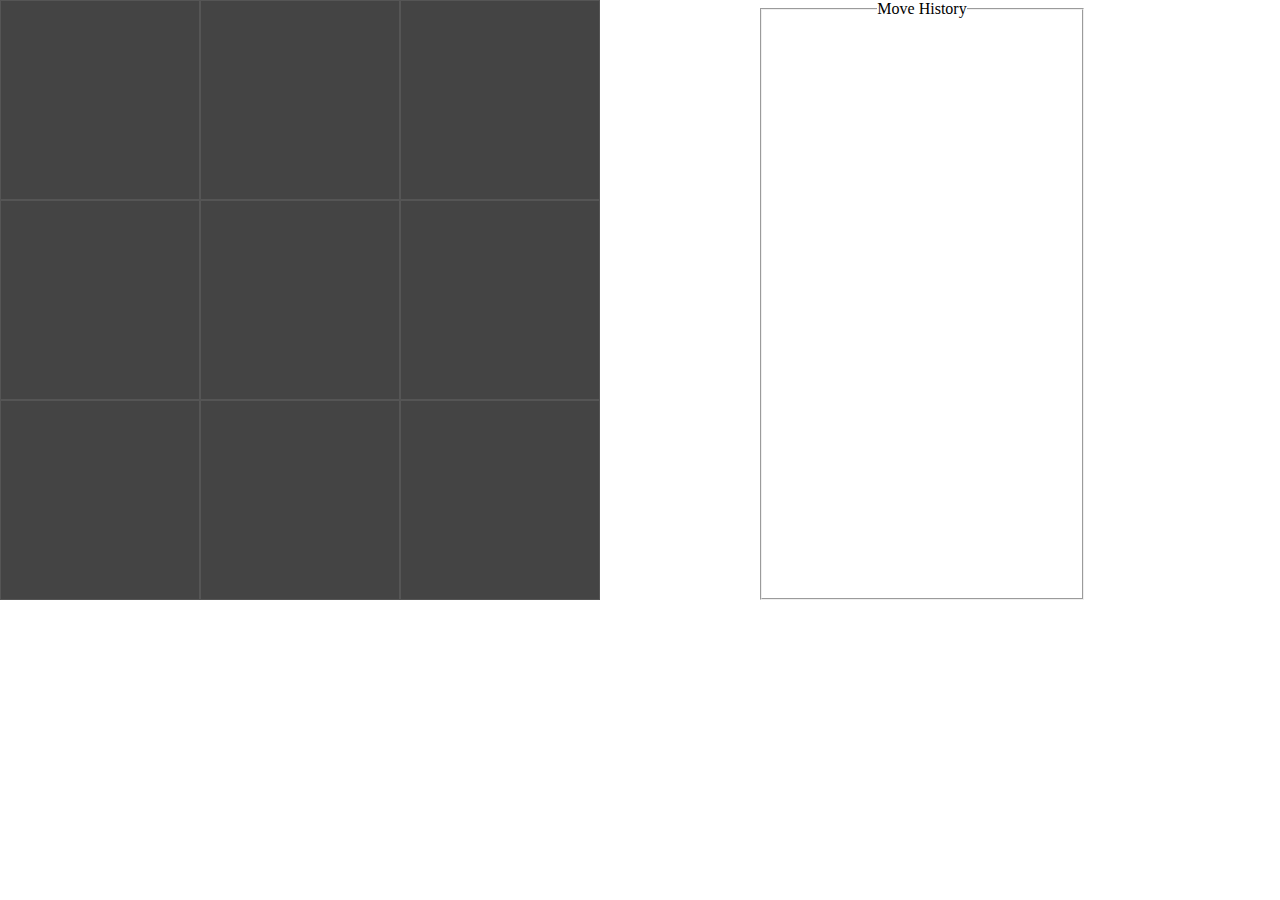
<file: Tic_Tac_Toe_Game/index.html>
<!DOCTYPE html>
<html lang="en">
	<head>
		<meta charset="UTF-8" />
		<meta http-equiv="X-UA-Compatible" content="IE=edge" />
		<meta name="viewport" content="width=device-width, initial-scale=1.0" />
		<link rel="stylesheet" href="style.css" />
		<script defer src="./script.js"></script>
		<title>Tic Tac Toe</title>
	</head>
	<body>
		<div id="tictactoe-board">
		</div>
		<fieldset id="moveHistory">
			<legend>Move History</legend>
		</fieldset>
		<!-- <button type="button" disabled>
			<h2 >Reset Game</h2>
		</button> -->
	</body>
</html>
</file>
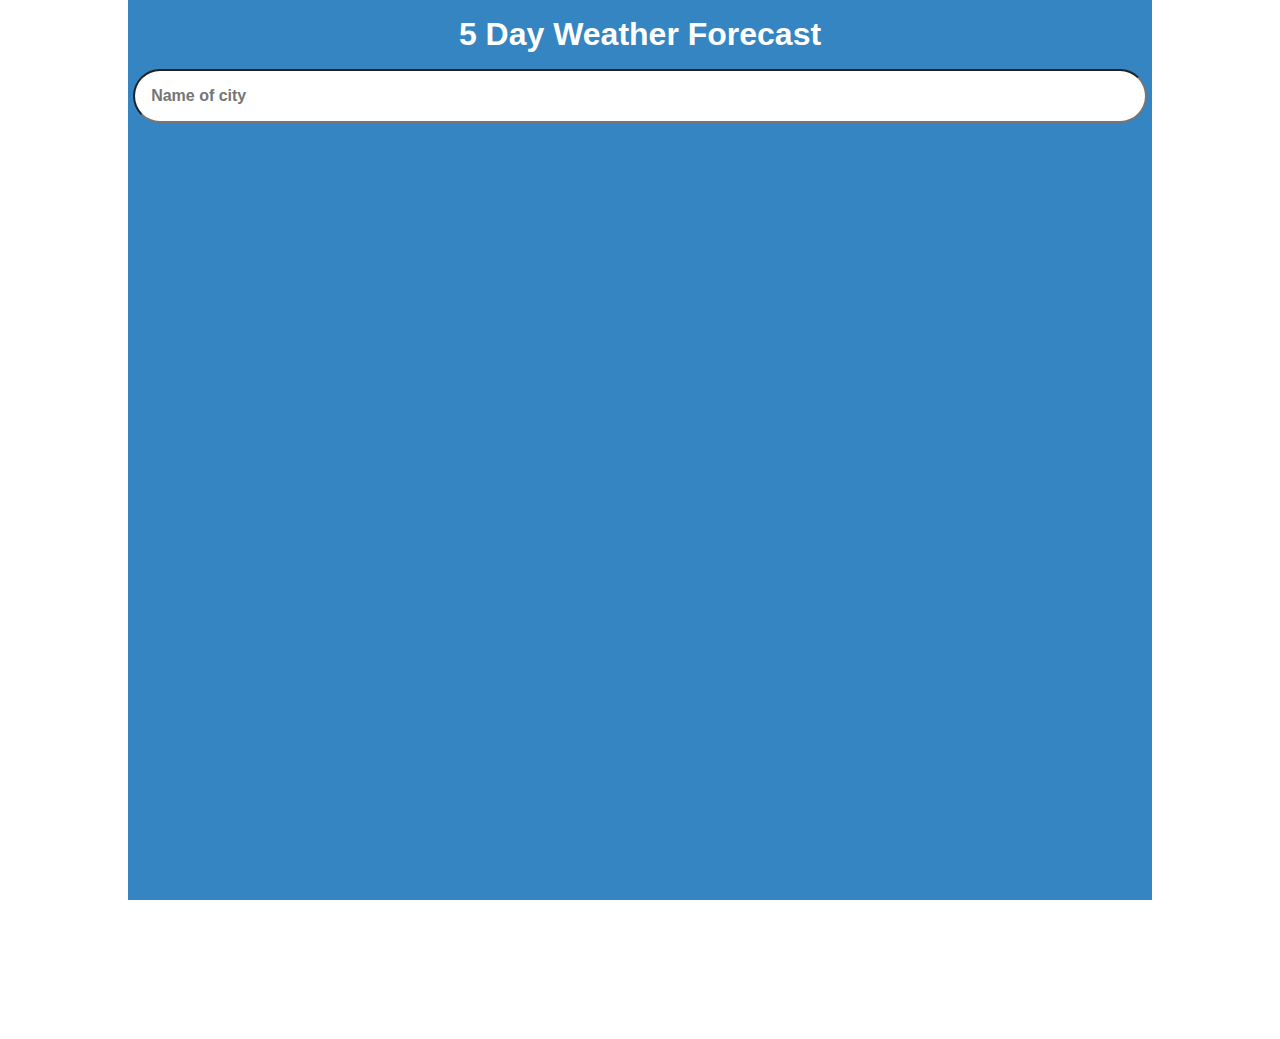
<file: Weather_App/index.html>
<!DOCTYPE html>
<html lang="en">
	<head>
		<meta charset="UTF-8" />
		<meta http-equiv="X-UA-Compatible" content="IE=edge" />
		<meta name="viewport" content="width=device-width, initial-scale=1.0" />
        <link rel="stylesheet" href="style.css">
        <script defer src="./ajax.js"></script>
        <script defer src="./script.js"></script>
		<title>5 Day Weather Forecast</title>
	</head>
	<body>
        <main>
            <h1>5 Day Weather Forecast</h1>
            <input type="text" name="city input" id="city-input" placeholder="Name of city">
            <div id="weather-container">
                <div id="current-day-container" class="weather-data"></div>
                <div id="days-container">
                    <div class="day-container weather-data"></div>
                    <div class="day-container weather-data"></div>
                    <div class="day-container weather-data"></div>
                    <div class="day-container weather-data"></div>
                </div>
            </div>
        </main>
	</body>
</html>
</file>
<file: Bingo_Game/style.css>
body {
  background: #1abc9c;
  display: flex;
  height: 100vh;
  align-content: center;
  justify-content: center;
  align-items: center;
  cursor: url(./bingo_stamp.png) 15 69, pointer;
}

h1,
p {
  font-family: "Roboto", sans-serif;
  font-size: 20pt;
  font-weight: 600;
  margin: 0 auto;
  text-align: center;
  padding: 30px;
  color: white;
}

h1 {
  line-height: 50px;
  margin-bottom: 10px;
  margin-top: 10px;
}

p a {
  text-decoration: none;
  color: #f1c40f;
}

#squarefree {
  font-family: Helvetica;
  margin: 0 auto;
  background: #5dc4de;
  text-align: center;
  font-weight: 600;
  font-size: 15pt;
  line-height: 0px;
}

#bingotable {
  margin: 0 auto;
  text-align: center;
  width: 403px;
  height: 503px;
  border-collapse: collapse;
  background: white;
}

th,
td {
  font-family: Helvetica;
  margin: 0 auto;
  text-align: center;
  border: 3px solid black;
  width: 20%;
}

.orange {
  background: #9b59b6;
}

td.stamped {
  background-image: url(./red_stamp.png);
  background-position: center;
  background-size: contain;
  background-repeat: no-repeat;
}

.green {
  background-color: green;
}
</file>
<file: Caffe_Bene/style.css>
/* * {
    margin: 0;
    padding: 0;
} */

h1 {
    text-align: center;
}

/* Block and Inline */

#aside-container-block {
    display: inline-block;
}

/* Flexbox */

#flex-container {
    display: flex;
}

#aside-container-flex {
    margin-left: 5px;
}

/* Floats */

.coffeefloat {
    float: left;
}

#aside-container-float {
    float: left;
    margin-left: 5px;
}

/* Position Relative and Absolute */

#position-heading {
    clear: both;
}

#position-container {
    position: relative;
}

#aside-container-position {
    position: absolute;
    left: 482px;
    top: 0px;
}

/* Float V2 */

.coffeefloatV2 {
    float: left;
}

.drinkfloatV2 {
    margin-left: 5px;
}

.bagelfloatV2 {
    margin-left: 5px;
}

/* Position V2 */

#positionV2-container {
    position: relative;
}

 .drinkpositionV2 {
    position: absolute;
}

.saladpositionV2 {
    position: absolute;
    left: 724px;
}

/* Block and Inline With Text */

#block-container-text {
    position: relative;
}

#aside-container-block-text {
    display: inline-block;
}

h3, h4, h5 {
    display: inline-block;
    position: absolute;
    text-align: center;
}

.coffee-text {
    left: 6.5%;
    top: 80%;
}

.drink-text {
    left: 33.5%;
    top: 35%;
}

.salad-text {
    left: 52%;
    top: 32.5%;
}

.bagel-text {
    left: 37%;
    top: 82%;
}

.giftbox-text {
    left: 65%;
    top: 85%;
}

/* Testing */

.img-container {
    position: relative;
    width: fit-content;
}

.text-container {
    position: absolute;
    width: 100%;
    text-align: center; 
    bottom: 5%;
    font-size: 1em;
}

.text-English, .text-Korean {
    margin: 5px;
    font-size: 1.2em;
}

.tea-English, .tea-Korean, .giftbox-English, .giftbox-Korean {
    font-size: 0.9em;
}

/* TABLE */

.drink-td {
    width: 0%;
}

td {
    position: relative;
}

.text-container {
    bottom: 0;
    text-align: center;
}

.text-container h1 {
    font-size: 150%;
    padding-bottom: 10px;
    margin-bottom: 0;
}

.text-container p {
    font-size: 80%;
    margin-top: 0;
}
</file>
<file: Crypto_Prices/style.css>
* {
    box-sizing: border-box;
    margin: 0;
    padding: 0;
}

table {
    margin: auto;
    width: 100vw;
    text-align: center;
}

.negative {
    color: red;
}

.positive {
    color: green;
}
</file>
<file: Flip_Card_Game/style.css>
* {
	margin: 0;
	padding: 0;
	text-decoration: none;
}

body {
	background-color: gray;
}

label {
	font-size: 1.5rem;
}

input {
	font-size: 1.5rem;
}

button {
	font-size: 1.5rem;
}

#cardContainer {
	display: flex;
    flex-wrap: wrap;
    width: 100%;
    height: auto;
}

.cards {
	background: #000;
    width: 10rem;
    height: 10rem;
    margin: 1rem;
	display: flex;
	align-items: center;
	justify-content: center;
	/* color: #000; */
    color: black;
    font-size: 7rem;
}


/* FLIPPING CARDS */
.flip-card {
  background-color: transparent;
  width: 300px;
  height: 200px;
  border: 1px solid #f1f1f1;
  perspective: 1000px; /* Remove this if you don't want the 3D effect */
}

.flip-card-inner {
  position: relative;
  width: 100%;
  height: 100%;
  text-align: center;
  transition: transform 0.8s;
  transform-style: preserve-3d;
}

.flip-card-front, .flip-card-back {
  position: absolute;
  width: 100%;
  height: 100%;
  -webkit-backface-visibility: hidden; /* Safari */
  backface-visibility: hidden;
}

.clicked {
    transform: rotateY(180deg);
}

.flip-card-front {
  background-color: #bbb;
  color: black;
}

.flip-card-back {
  background-color: dodgerblue;
  color: white;
  transform: rotateY(180deg);
}
</file>
<file: Korea_Times/style.css>
* {
    margin: 0px;
    padding: 0px;
    text-decoration: none;
    color: black;
}

hr {
    color: gray;
    opacity: 20%;
}

#main {
    display: flex;
}

/* Left */

#left {
    width: fit-content;
    margin: 20px 0px 20px 35px;
}

#left-heading {
    padding-top: 5px;
}

/* Middle */

#middle {
    margin: 20px 25px;
}

#middle-top {
    /* margin-bottom: 10px; */
    /* height: fit-content;
    width: fit-content; */
}

.horizontal-hr {
    margin: 10px 0px;
}

#middle-bottom {
    /* height: fit-content;
    width: fit-content; */
}

#middle-bottom-offset-container {
}

#middle-bottom-arrow {
    vertical-align: top;
}

#middle-bottom-offset {
    font-size: 1em;
    display: inline-block;
    width: 90%;
}

#long-hr {
    margin-top: 20px;
    border-left-width: 2px;
}

/* Right */

#right {
    margin: 20px 35px 20px 25px;
}

#right-top {
    height: 33.3%;
    width: fit-content;
}

#right-top-heading {
    width: 80%;
}

#right-top-text {
    font-size: 1.2em;
}

#right-middle {
    height: 33.3%;
    width: fit-content;
}

#right-middle-offset-container {
    padding: 10px;
}

#right-middle-arrow {
    vertical-align: top;
}

#right-middle-offset {
    display: inline-block;
    width: 80%;
}

#right-bottom {
    height: 33.3%;
    width: fit-content;
}

.right-imgs {
    float: right;
    margin-left: 20px;
}

.right-hr {
    clear: both;
    border-top-width: 2px;
}
</file>
<file: Tesla_Site_Clone/style.css>
@font-face {
    font-family: 'GothamSSm-Book';
    src: url(./fonts/GothamSSm-Book_Web.woff2);
}

@font-face {
    font-family: 'GothamSSm-Medium';
    src: url(./fonts/GothamSSm-Medium_Web.woff2);
}

* {
    margin: 0;
    padding: 0;
    text-decoration: none;
    color: black;
    font-family: 'GothamSSm-Book';
}

html, body {
    overflow: hidden;
}

/* ----------HEADER---------- */

header {
    text-align: center;
    margin-bottom: 15px;
    top: 0;
    height: 100px;
    width: 100%;
    position: fixed;
    z-index: 2;
}

#header-text {
    background-color: white;
    height: 30px;
    padding: 16px 16px 5px 16px;
}

.text-with-links {
    font-size: 0.9em;
    text-decoration: 1.5px underline solid rgba(0, 0, 0, 1);
    text-underline-offset: 3px;
    transition: box-shadow 0.33s 0s linear;
}

.text-with-links:hover {
    box-shadow: 0px 1px black;
}

/* ----------NAV---------- */

#nav {
    display: flex;
    justify-content: space-between;
    padding: 10px 40px;
    font-family: 'GothamSSm-Medium';
    font-size: 0.9em;
    animation: nav-start 1s linear forwards;
}

#nav-logo {
    width: 100px;
    padding: 10px 15px;
}

nav div {
    display: inline-block;
}

.fixed-nav > li {
    display: inline-block;
    padding: 10px 15px;
}

#test {
    background-color: black;
}

.nav-spacing {
    padding-left: 120px;
}

nav ul li {
    border-radius: 20px;
    transition: background-color 0.5s ease;
}

nav ul li:hover {
    background-color: rgba(150, 150, 150, 0.2);
}

#nav-menu {
    cursor: pointer;
}

#nav-menu:hover ~ #side-menu {
    background-color: rgba(255, 255, 255, 1);
    right: 0;
    opacity: 1;
}

#side-menu {
    position: fixed;
    font-size: 1.2em;
    text-align: left;
    right: -400px;
    /* right: 0; */
    background-color: white;
    top: 0px;
    padding: 50px 100px 0px 40px;
    height: 100vh;
    opacity: 0;
    /* opacity: 1; */
    transition: right 0.7s ease-in-out, background-color 0.75s linear, opacity 0.75s linear;
    z-index: 1000;
}

#side-menu:hover {
    background-color: rgba(255, 255, 255, 1);
    right: 0;
    opacity: 1;
}

#side-menu > ul {
    list-style-type: none;
    z-index: 10;
}

#side-menu > ul > li:not(:last-child) {
    margin-bottom: 20px;
}

#globe {
    width: 20px;
    float: left;
}

#language {
    padding-left: 30px;
}

span {
    font-size: 0.8em;
    color: gray;
}

/* 
    create a separate div for blur effect
    backdrop-filter: blur() 
    have side menu with a z-index higher than the blur background
*/

/* #blur-background {
    background-color: rgba(0, 0, 0, 0.7);
    height: 100vh;
    width: 79.5vw;
    left: 0;
    top: 0;
    position: fixed;
    backdrop-filter: blur(40px);
    z-index: 3;
} */

/* ----------HERO---------- */

.hero {
    text-align: center;
    padding-top: 150px;
    width: 100%;
}

h1 {
    font-size: 2.5em;
}

.hero-text {
    font-size: 0.9em;
    padding-top: 10px;
}

#model3-hero-heading {
    opacity: 0;
    animation: hero-heading-start 0.75s ease 1s forwards;
}

#model3-hero-text {
    opacity: 0;
    animation: hero-heading-start 0.75s ease 1.5s forwards;
}

/* ----------BUTTONS---------- */

.buttons {
    display: flex;
    justify-content: center;
    position: absolute;
    width: 100%;
    bottom: 14.5%;
    font-size: 0.75em;
}

.dkgray a {
    font-family: 'GothamSSm-Medium';
    background-color: rgba(23, 26, 32, 0.8);
    backdrop-filter: blur(8px);
    color: white;
    border-radius: 20px;
    padding: 13px 78px;
    margin-right: 15px;
}

.ltgray a {
    font-family: 'GothamSSm-Medium';
    background-color: rgba(244, 244, 244, 0.65);
    backdrop-filter: blur(8px);
    border-radius: 20px;
    padding: 13px 62px;
    margin-left: 10px;
    margin-right: 10px;
}

#model3-button-left {
    opacity: 0;
    animation: button-left 0.75s ease 1.5s forwards;
}

#model3-button-right {
    opacity: 0;
    animation: button-right 0.75s ease 1.5s forwards;
}

.buttons-accessories {
    display: flex;
    justify-content: center;
    position: absolute;
    width: 100%;
    bottom: 17.5%;
    font-size: 0.75em;
}

.black a {
    font-family: 'GothamSSm-Medium';
    background-color: rgba(0, 0, 0, 0.9);
    color: white;
    border-radius: 20px;
    padding: 13px 95px;
}

/* ----------SNAP ARROW---------- */

#snap-arrow {
    background-image: url("data:image/svg+xml;charset=UTF-8,%3csvg xmlns='http://www.w3.org/2000/svg' viewBox='0 0 100 100' preserveAspectRatio='xMidYMid Meet' width='100' height='100'%3e%3cpath d='M100 5.5c0 1.3-.5 2.6-1.5 3.5L50 57.5 1.5 9c-2-2-2-5.1 0-7.1s5.1-2 7.1 0L50 43.4 91.5 1.9c2-2 5.1-2 7.1 0 .9 1 1.4 2.3 1.4 3.6z'/%3e%3c/svg%3e");
    background-size: cover;
    position: absolute;
    width: 16px;
    height: 16px;
    bottom: 3%;
    left: 49%;
    opacity: 0;
    animation: arrow-drop 0.75s linear 2.5s 1 forwards, bounce 2s cubic-bezier(0.5,0,0,0.75) 0s infinite both;
}

.snap {
    scroll-snap-align: center;
}

/* ----------MAIN---------- */

main {
    height: 100vh;
    scroll-behavior: smooth;
    scroll-snap-type: y mandatory;
    overflow-y: scroll;
}

.product-img-size {
    background-size: cover;
    background-repeat: no-repeat;
    background-position: 100% 50%;
    height: 100vh;
    width: 100%;
    position: relative;
}

/* ----------MODEL 3---------- */

#model3-main {
    background-image: url(./images/M3-Homepage-Desktop-LHD.jpg);
}

/* ----------MODEL Y---------- */

#modely-main {
    background-image: url(./images/Desktop-ModelY.jpg);
}

/* ----------MODEL S---------- */

#models-main {
    background-image: url(./images/Homepage-Model-S-Desktop-LHD.jpg);

}

/* ----------MODEL X---------- */

#modelx-main {
    background-image: url(./images/Homepage-Model-X-Desktop-LHD.jpg);
}

/* ----------SOLAR PANELS---------- */

#solar-panels-main {
    background-image: url(./images/_25-HP-SolarPanels-D.jpg);
}

/* ----------SOLAR ROOFS---------- */

#solar-roofs-main {
    background-image: url(./images/HP-SR-Design-D.jpg);
}

/* ----------ACCESSORIES---------- */

#accessories-main {
    background-image: url(./images/dd739764-bcaa-4263-9488-8c73bc9fb046.jpg);
}

/* ----------FOOTER---------- */

footer {
    position: absolute;
    text-align: center;
    width: 100%;
    bottom: 3%;
}

footer > ul > li {
    display: inline-block;
    margin-left: 10px;
    font-family: 'GothamSSm-Medium';
    font-size: 0.75em;
    opacity: 0.9;
}

/* ----------ANIMATIONS---------- */

@keyframes nav-start {

    from {
        opacity: 0;
    }

    to {
        opacity: 1;
    }
}

@keyframes hero-heading-start {

    from {
        transform: translateY(20px);
    }

    to {
        opacity: 1;
        transform: translateY(0px);
    }
}

@keyframes hero-text-start {

    from {
        transform: translateY(20px);
    }

    to {
        opacity: 1;
        transform: translateY(0px);
    }
}

@keyframes button-left {

    from {
        transform: translateX(-30px);
    }

    to {
        opacity: 1;
        transform: translateX(0px);
    }
}

@keyframes button-right {

    from {
        transform: translateX(30px);
    }

    to {
        opacity: 1;
        transform: translateX(0px);
    }
}

@keyframes arrow-drop {

    from {
        transform: translateY(-40px);
    }

    to {
        opacity: 1;
        transform: translateY(0px);
    }
}

@keyframes bounce {

    0%, 10%, 20%, 50%, 80%, 90%, 100% {
        transform: translateY(0px);
    }

    30%, 40% {
        transform: translateY(5px);
    }

    60% {
        transform: translateY(3px);
    }

    70% {
        transform: translateY(1px);
    }
}
</file>
<file: Tic_Tac_Toe_Game/style.css>
* {
	margin: 0;
	padding: 0;
	text-decoration: 0;
}

#tictactoe-board {
    display: grid;
    grid-template-rows: 200px 200px 200px;
    grid-template-columns: 200px 200px 200px;
    margin-right: 10rem;
}

body {
  display: flex;
}
.board-space {
  background: #444;
  border: 1px solid #555;
  display: flex;
  align-items: center;
  justify-content: center;
  color: #AAA;
}

.x {
    color: red;
    font-size: 10em;
}

.o {
    color: dodgerblue;
    font-size: 10em;
}

.winningText {
  transform: scale(1.5);
  transition: all 1s;
}

.winningBox {
  background-color: green;
  transition: all 1s;
}

fieldset {
  width: 20rem;
}

legend {
  text-align: center;
}

.winner {
  text-align: center;
}
</file>
<file: Weather_App/style.css>
* {
	box-sizing: border-box;
    font-family: 'Trebuchet MS', 'Lucida Sans Unicode', 'Lucida Grande', 'Lucida Sans', Arial, sans-serif;
	margin: 0;
	padding: 0;
	text-align: center;
}

body {
    background-color: #FFF;
}

main {
	background-color: #3485C2;
	margin: auto;
	height: 100vh;
	width: 80vw;
}

main > h1 {
    color: #FFF;
    padding: 1rem 0;
}

input {
    font-size: 1rem;
    font-weight: 700;
	width: 99%;
	padding: 1rem;
	border-radius: 50px;
	text-align: left;
}

input:focus {
}

#weather-container {
	height: 100%;
    margin: 1rem 1rem;
	visibility: hidden;
}

#current-day-container {
	display: flex;
	flex-direction: column;
	align-items: center;
	justify-content: space-evenly;
	width: 100%;
	height: 45%;
}

#days-container {
	display: flex;
	justify-content: space-between;
	height: 35%;
    margin-top: 1rem;
}
.day-container {
	display: flex;
	flex-direction: column;
	align-items: center;
	justify-content: space-evenly;
	width: 24%;
}

table {
	border-spacing: 1rem 0.5rem;
	margin: 0 auto;
}

.weather-data {
    background-color: #D9D9D9;
	border: 1px solid black;
    box-shadow: 5px 5px 50px #000;
    transition: all 1s;
}

.weather-data:hover {
    transform: scale(1.05);
}
</file>
